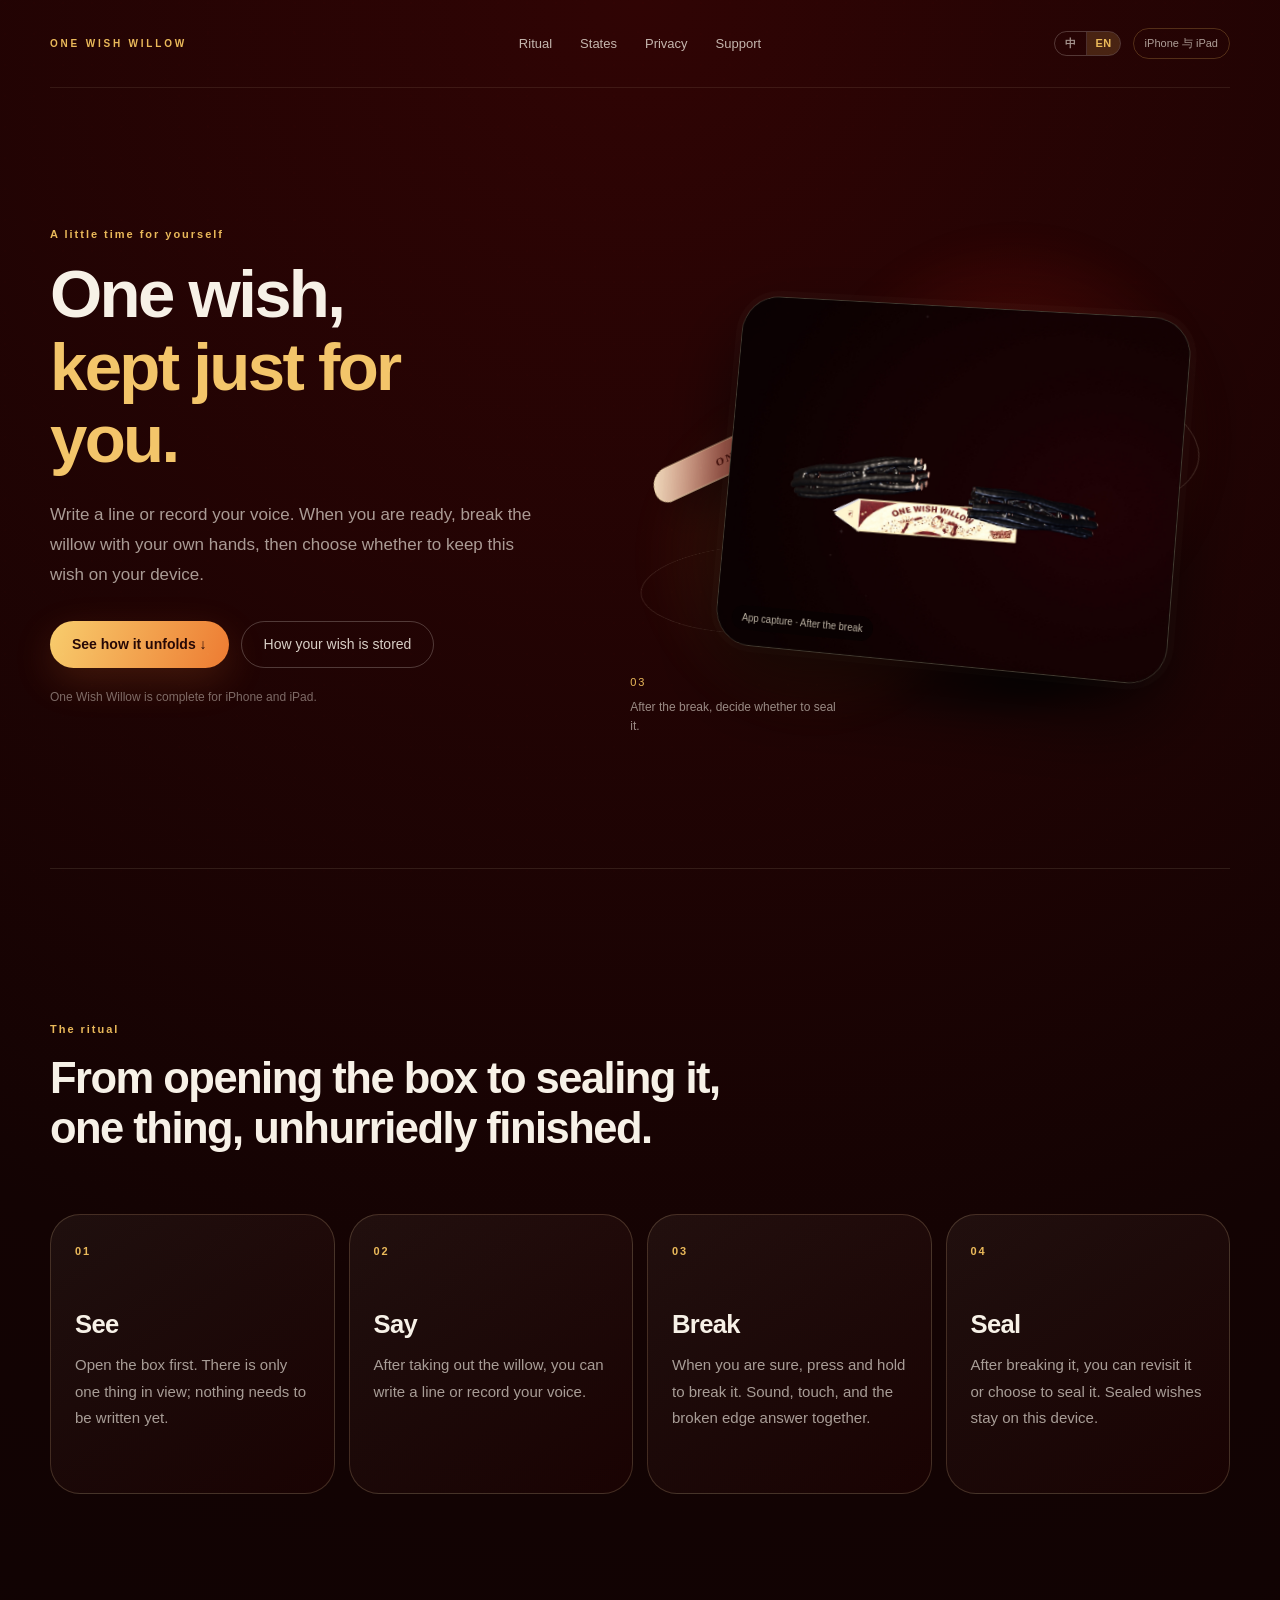
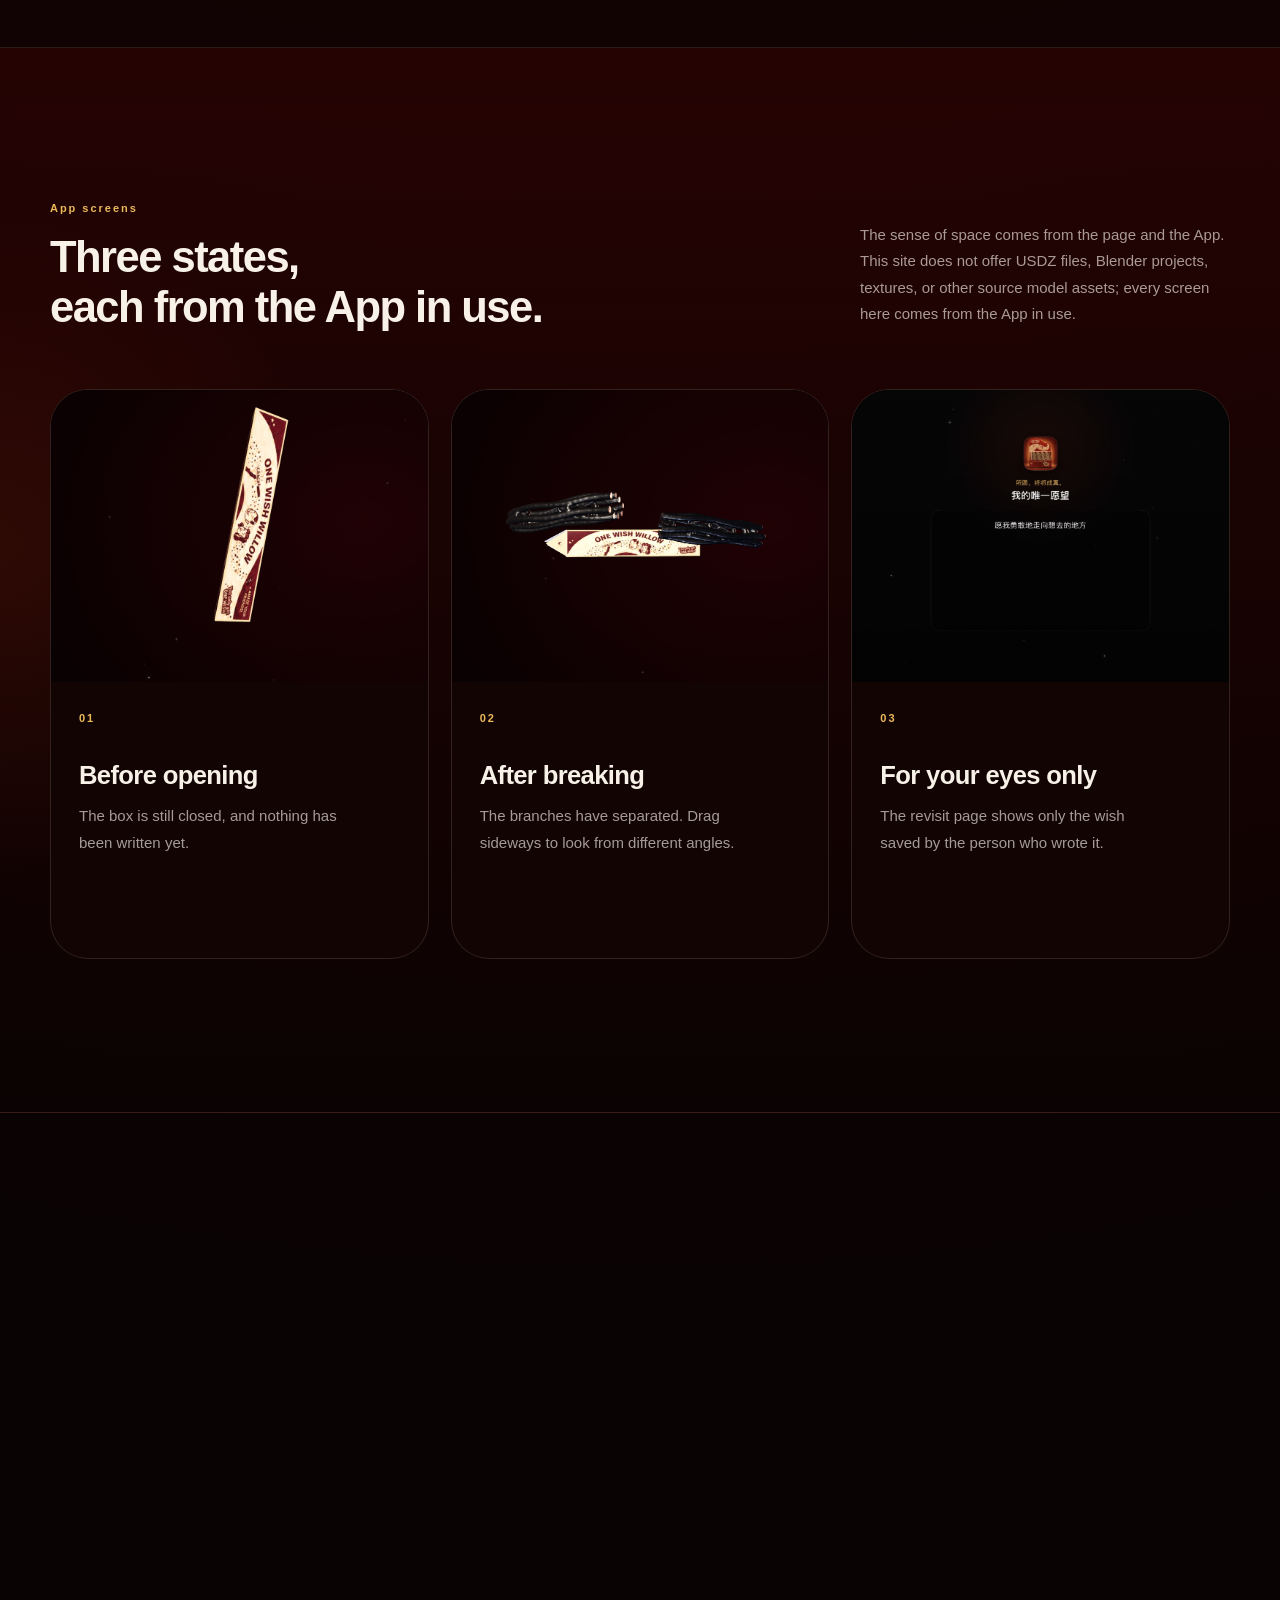
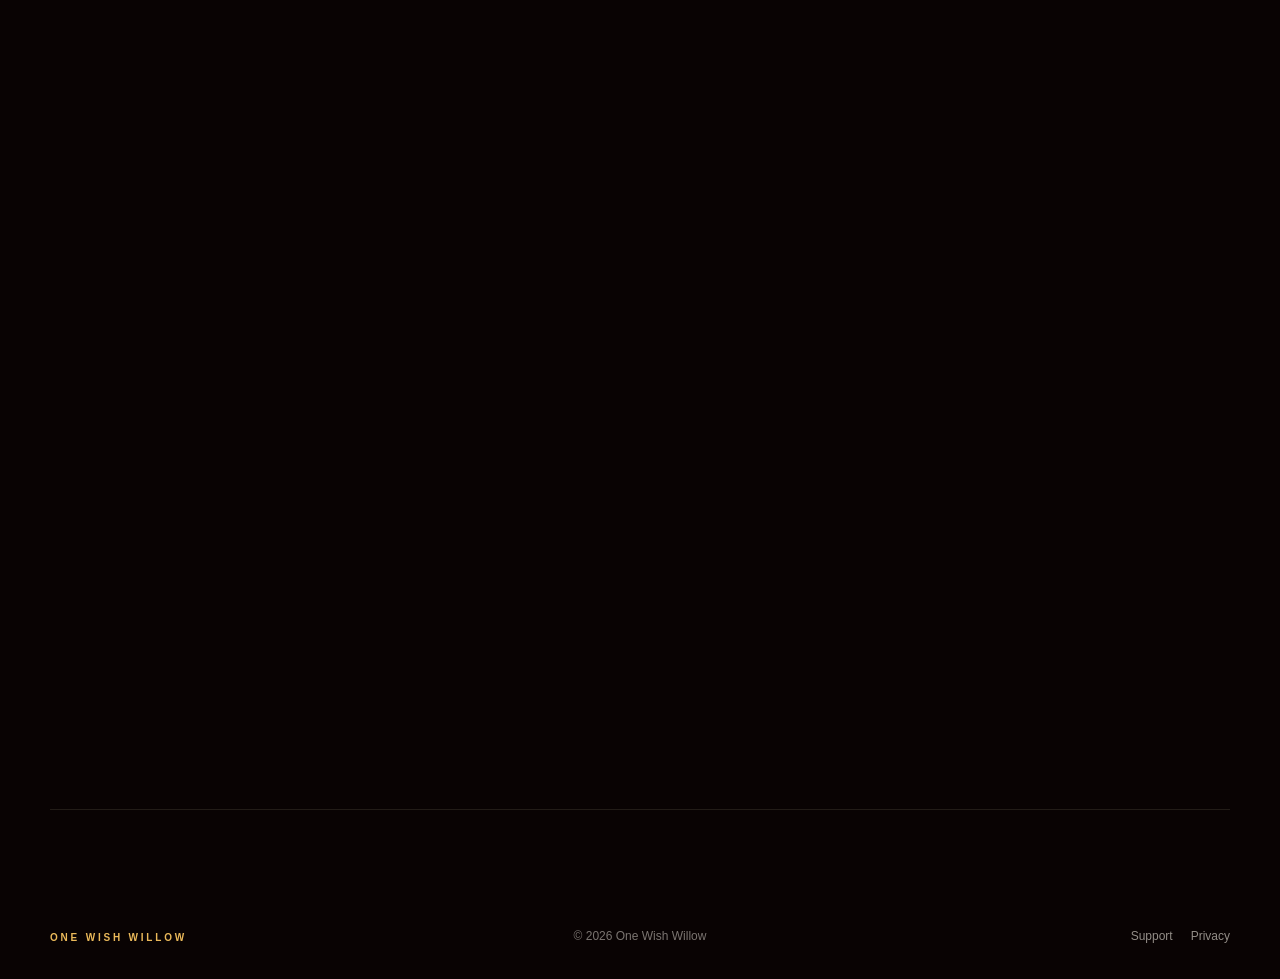
<file: index.html>
<!doctype html>
<html lang="zh-CN" data-page="home">
<head>
  <meta charset="utf-8">
  <meta name="viewport" content="width=device-width, initial-scale=1">
  <meta name="description" data-i18n-content="meta.description" content="One Wish Willow（许愿柳）是一段可以被看见、写下、掰断并封存的个人仪式。">
  <meta name="theme-color" content="#140505">
  <link rel="icon" type="image/png" href="/assets/favicon.png">
  <link rel="canonical" href="https://onewishwillow.formyweblym.top/">
  <link rel="stylesheet" href="/assets/site.css?v=20260718-rounded-2">
  <title data-i18n="meta.title">许愿柳｜One Wish Willow</title>
  <meta property="og:type" content="website">
  <meta property="og:title" data-i18n-content="meta.title" content="许愿柳｜One Wish Willow">
  <meta property="og:description" data-i18n-content="meta.ogDescription" content="一愿，只留给自己。">
  <meta property="og:url" content="https://onewishwillow.formyweblym.top/">
</head>
<body>
  <a class="skip-link" href="#main" data-i18n="common.skipToContent">跳到正文</a>
  <div class="page-noise" aria-hidden="true"></div>

  <header class="site-header shell">
    <a class="brand" href="/" aria-label="许愿柳首页" data-i18n-aria-label="common.homeAria">
      <span class="brand-en">ONE WISH WILLOW</span>
      <span class="brand-cn">许愿柳</span>
    </a>
    <nav aria-label="页面导航" data-i18n-aria-label="common.navigationAria">
      <a href="#ritual" data-i18n="nav.ritual">仪式</a>
      <a href="#states" data-i18n="nav.states">状态</a>
      <a href="#privacy" data-i18n="nav.privacy">隐私</a>
      <a href="/support/" data-i18n="nav.support">支持</a>
    </nav>
    <div class="header-actions">
      <div class="language-switch" role="group" aria-label="语言" data-i18n-aria-label="common.languageAria">
        <button type="button" data-language="zh-CN" aria-pressed="true">中</button>
        <button type="button" data-language="en" aria-pressed="false">EN</button>
      </div>
      <span class="site-status">iPhone 与 iPad</span>
    </div>
  </header>

  <main id="main">
    <section class="hero shell" aria-labelledby="hero-title">
      <div class="hero-copy" data-reveal>
        <p class="eyebrow" data-i18n="hero.eyebrow">给自己留一点时间</p>
        <h1 id="hero-title" data-i18n-html="hero.title">一愿，<br><em>只留给自己。</em></h1>
        <p class="hero-lead" data-i18n="hero.lead">写下一句话，或者录一段声音。等你准备好了，再亲手掰断许愿柳，决定要不要把这一愿留在设备里。</p>
        <div class="hero-actions">
          <a class="button button-primary" href="#ritual" data-i18n="hero.primaryAction">看看它如何发生 ↓</a>
          <a class="button button-quiet" href="#privacy" data-i18n="hero.secondaryAction">了解保存方式</a>
        </div>
        <p class="availability" data-i18n="hero.availability">许愿柳已完成，适用于 iPhone 与 iPad。</p>
      </div>

      <div class="hero-stage" data-stage data-reveal aria-label="许愿柳在 iPad 上的真实 App 界面" data-i18n-aria-label="hero.stageAria">
        <div class="stage-aura aura-one" aria-hidden="true"></div>
        <div class="stage-aura aura-two" aria-hidden="true"></div>
        <div class="paper-orbit orbit-one" aria-hidden="true"></div>
        <div class="paper-orbit orbit-two" aria-hidden="true"></div>
        <div class="paper-strip" aria-hidden="true"><span>ONE WISH WILLOW</span></div>
        <div class="device-shadow" aria-hidden="true"></div>
        <figure class="app-frame hero-frame">
          <img src="/assets/app-broken-detail.jpg" alt="许愿柳 App 掰断后的运行状态细节：分开的枝条与许愿盒停在深红背景中。" data-i18n-alt="hero.imageAlt" width="2064" height="1800">
          <figcaption data-i18n="hero.caption">真实 App 运行截图 · 掰断后细节</figcaption>
        </figure>
        <p class="stage-note"><span>03</span> <span data-i18n="hero.stageNote">掰断以后，再决定是否封存。</span></p>
      </div>
    </section>

    <section class="manifesto shell" id="ritual" aria-labelledby="ritual-title">
      <div class="section-heading" data-reveal>
        <p class="eyebrow" data-i18n="ritual.eyebrow">使用过程</p>
        <h2 id="ritual-title" data-i18n-html="ritual.title">从打开盒子到封存，<br>一件事慢慢做完。</h2>
      </div>
      <div class="ritual-grid">
        <article class="ritual-step" data-reveal>
          <span class="step-number">01</span>
          <h3 data-i18n="ritual.one.title">看见</h3>
          <p data-i18n="ritual.one.body">先打开盒子。画面里只有这一件事，不需要先填写任何内容。</p>
        </article>
        <article class="ritual-step" data-reveal>
          <span class="step-number">02</span>
          <h3 data-i18n="ritual.two.title">说出</h3>
          <p data-i18n="ritual.two.body">取出许愿柳后，可以写下一句话，也可以录一段声音。</p>
        </article>
        <article class="ritual-step" data-reveal>
          <span class="step-number">03</span>
          <h3 data-i18n="ritual.three.title">掰断</h3>
          <p data-i18n="ritual.three.body">确认后长按掰断。声音、触觉和断面会一起回应这一步。</p>
        </article>
        <article class="ritual-step" data-reveal>
          <span class="step-number">04</span>
          <h3 data-i18n="ritual.four.title">封存</h3>
          <p data-i18n="ritual.four.body">掰断后可以回看，也可以主动封存。封存内容只保存在这台设备上。</p>
        </article>
      </div>
    </section>

    <section class="state-section" id="states" aria-labelledby="states-title">
      <div class="shell">
        <div class="section-heading split-heading" data-reveal>
          <div>
            <p class="eyebrow" data-i18n="states.eyebrow">App 运行画面</p>
            <h2 id="states-title" data-i18n-html="states.title">三种状态，<br>都来自实际运行。</h2>
          </div>
          <p data-i18n="states.lead">页面的空间感由 CSS 和 App 画面完成。公开站点不提供 USDZ、Blender 工程、纹理或其他原始模型文件；这里的屏幕画面都来自实际运行。</p>
        </div>

        <div class="state-cards">
          <article class="state-card state-card-waiting" data-reveal>
            <div class="state-copy">
              <span class="step-number">01</span>
              <h3 data-i18n="states.one.title">还没有打开</h3>
              <p data-i18n="states.one.body">盒子还没打开，内容也还没有开始填写。</p>
            </div>
            <figure class="app-frame state-frame">
              <img src="/assets/app-awaiting.jpg" alt="未开盒的许愿柳 App 画面。" data-i18n-alt="states.one.alt" width="2064" height="2752" loading="lazy">
            </figure>
          </article>

          <article class="state-card state-card-broken" data-reveal>
            <div class="state-copy">
              <span class="step-number">02</span>
              <h3 data-i18n="states.two.title">已经掰断</h3>
              <p data-i18n="states.two.body">枝条已经分开。你可以水平拖动，从不同角度查看。</p>
            </div>
            <figure class="app-frame state-frame">
              <img src="/assets/app-broken.jpg" alt="许愿柳已经掰断后的 App 画面，左右两段枝条与许愿盒分离。" data-i18n-alt="states.two.alt" width="2064" height="2752" loading="lazy">
            </figure>
          </article>

          <article class="state-card state-card-archive" data-reveal>
            <div class="state-copy">
              <span class="step-number">03</span>
              <h3 data-i18n="states.three.title">只给自己回看</h3>
              <p data-i18n="states.three.body">回看页只显示写下这一愿的人自己保存的内容。</p>
            </div>
            <figure class="app-frame state-frame">
              <img src="/assets/app-archive.jpg" alt="许愿柳 App 的愿望回看页面，展示一段已写下的愿望。" data-i18n-alt="states.three.alt" width="2064" height="2752" loading="lazy">
            </figure>
          </article>
        </div>
      </div>
    </section>

    <section class="privacy-section shell" id="privacy" aria-labelledby="privacy-title">
      <div class="privacy-panel" data-reveal>
        <div class="privacy-symbol" aria-hidden="true">一</div>
        <p class="eyebrow" data-i18n="privacy.eyebrow">保存方式</p>
        <h2 id="privacy-title" data-i18n="privacy.title">愿望，只留在你的设备里。</h2>
        <p data-i18n="privacy.body">没有封存的内容只保留在这次使用中。你选择封存后，它会保存到本机；当前版本不使用 iCloud。卸载 App 后，本地沙盒里的内容会随应用一起清除。</p>
        <div class="privacy-facts" role="list">
          <span role="listitem" data-i18n="privacy.factOne">不公开 3D 原始资产</span>
          <span role="listitem" data-i18n="privacy.factTwo">不把愿望同步到 iCloud</span>
          <span role="listitem" data-i18n="privacy.factThree">封存由你主动决定</span>
        </div>
        <a class="text-link" href="/privacy/" data-i18n="privacy.link">阅读产品隐私说明 →</a>
      </div>
    </section>

    <section class="closing shell" aria-labelledby="closing-title">
      <h2 id="closing-title" data-reveal data-i18n="closing.title">有些话，只需要自己记得。</h2>
      <p data-reveal data-i18n="closing.body">许愿柳是一段完整、安静的个人体验。</p>
    </section>
  </main>

  <footer class="site-footer shell">
    <a class="brand" href="/" aria-label="许愿柳首页" data-i18n-aria-label="common.homeAria">
      <span class="brand-en">ONE WISH WILLOW</span>
      <span class="brand-cn">许愿柳</span>
    </a>
    <p>© <span data-year>2026</span> One Wish Willow</p>
    <div class="footer-links">
      <a href="/support/" data-i18n="footer.support">使用支持</a>
      <a href="/privacy/" data-i18n="footer.privacy">隐私说明</a>
    </div>
  </footer>

  <script src="/assets/site.js"></script>
</body>
</html>
</file>
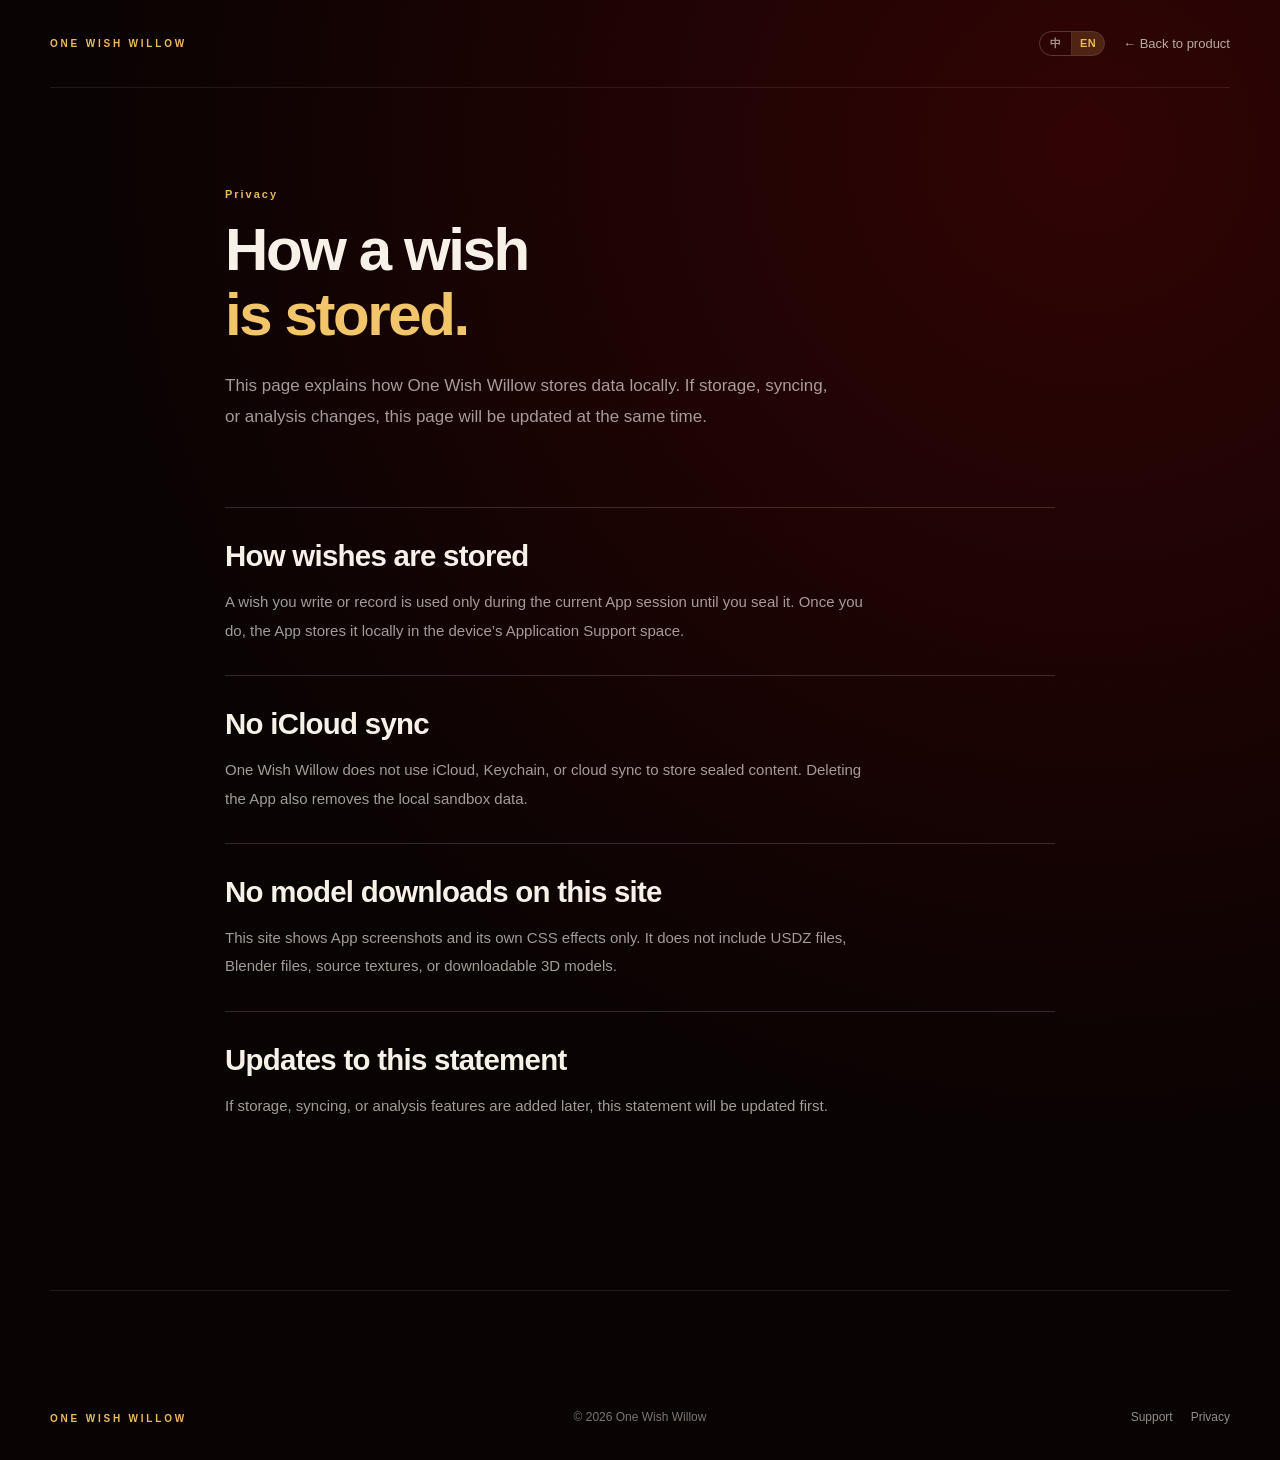
<file: privacy/index.html>
<!doctype html>
<html lang="zh-CN" data-page="privacy">
<head>
  <meta charset="utf-8">
  <meta name="viewport" content="width=device-width, initial-scale=1">
  <meta name="description" data-i18n-content="meta.description" content="许愿柳的本地保存与隐私说明。">
  <meta name="theme-color" content="#140505">
  <link rel="icon" type="image/png" href="/assets/favicon.png">
  <link rel="canonical" href="https://onewishwillow.formyweblym.top/privacy/">
  <link rel="stylesheet" href="/assets/site.css?v=20260718-rounded-2">
  <title data-i18n="meta.title">隐私说明｜许愿柳</title>
</head>
<body class="inner-page">
  <a class="skip-link" href="#main" data-i18n="common.skipToContent">跳到正文</a>
  <div class="page-noise" aria-hidden="true"></div>
  <header class="site-header shell">
    <a class="brand" href="/" aria-label="许愿柳首页" data-i18n-aria-label="common.homeAria">
      <span class="brand-en">ONE WISH WILLOW</span>
      <span class="brand-cn">许愿柳</span>
    </a>
    <div class="inner-actions">
      <div class="language-switch" role="group" aria-label="语言" data-i18n-aria-label="common.languageAria">
        <button type="button" data-language="zh-CN" aria-pressed="true">中</button>
        <button type="button" data-language="en" aria-pressed="false">EN</button>
      </div>
      <a class="back-link" href="/" data-i18n="common.backToProduct">← 返回产品页</a>
    </div>
  </header>

  <main id="main" class="policy shell">
    <p class="eyebrow" data-i18n="privacyPage.eyebrow">隐私说明</p>
    <h1 data-i18n-html="privacyPage.title">这一愿，<em>怎么保存。</em></h1>
    <p class="policy-lead" data-i18n="privacyPage.lead">这里说明许愿柳的本地保存方式。保存、同步或分析功能发生变化时，会同步更新本页。</p>

    <section>
      <h2 data-i18n="privacyPage.storage.title">愿望的保存方式</h2>
      <p data-i18n="privacyPage.storage.body">你写下或录下的愿望，在未封存之前只用于当前这次 App 运行。选择封存后，App 才会把这条内容存到设备本地的 Application Support 空间。</p>
    </section>
    <section>
      <h2 data-i18n="privacyPage.sync.title">不同步到 iCloud</h2>
      <p data-i18n="privacyPage.sync.body">许愿柳不使用 iCloud、Keychain 或云端同步来保存封存内容。删除 App 后，本地沙盒里的内容会一并清除。</p>
    </section>
    <section>
      <h2 data-i18n="privacyPage.assets.title">网站不提供模型下载</h2>
      <p data-i18n="privacyPage.assets.body">本网站只展示真实 App 截图和网页自身的 CSS 效果，不包含 USDZ、Blender 文件、原始贴图或可下载的 3D 模型。</p>
    </section>
    <section>
      <h2 data-i18n="privacyPage.updates.title">说明更新</h2>
      <p data-i18n="privacyPage.updates.body">以后若加入新的保存、同步或分析功能，会先更新这份说明。</p>
    </section>
  </main>

  <footer class="site-footer shell">
    <a class="brand" href="/" aria-label="许愿柳首页" data-i18n-aria-label="common.homeAria">
      <span class="brand-en">ONE WISH WILLOW</span>
      <span class="brand-cn">许愿柳</span>
    </a>
    <p>© <span data-year>2026</span> One Wish Willow</p>
    <div class="footer-links">
      <a href="/support/" data-i18n="footer.support">使用支持</a>
      <a href="/privacy/" data-i18n="footer.privacy">隐私说明</a>
    </div>
  </footer>
  <script src="/assets/site.js"></script>
</body>
</html>
</file>
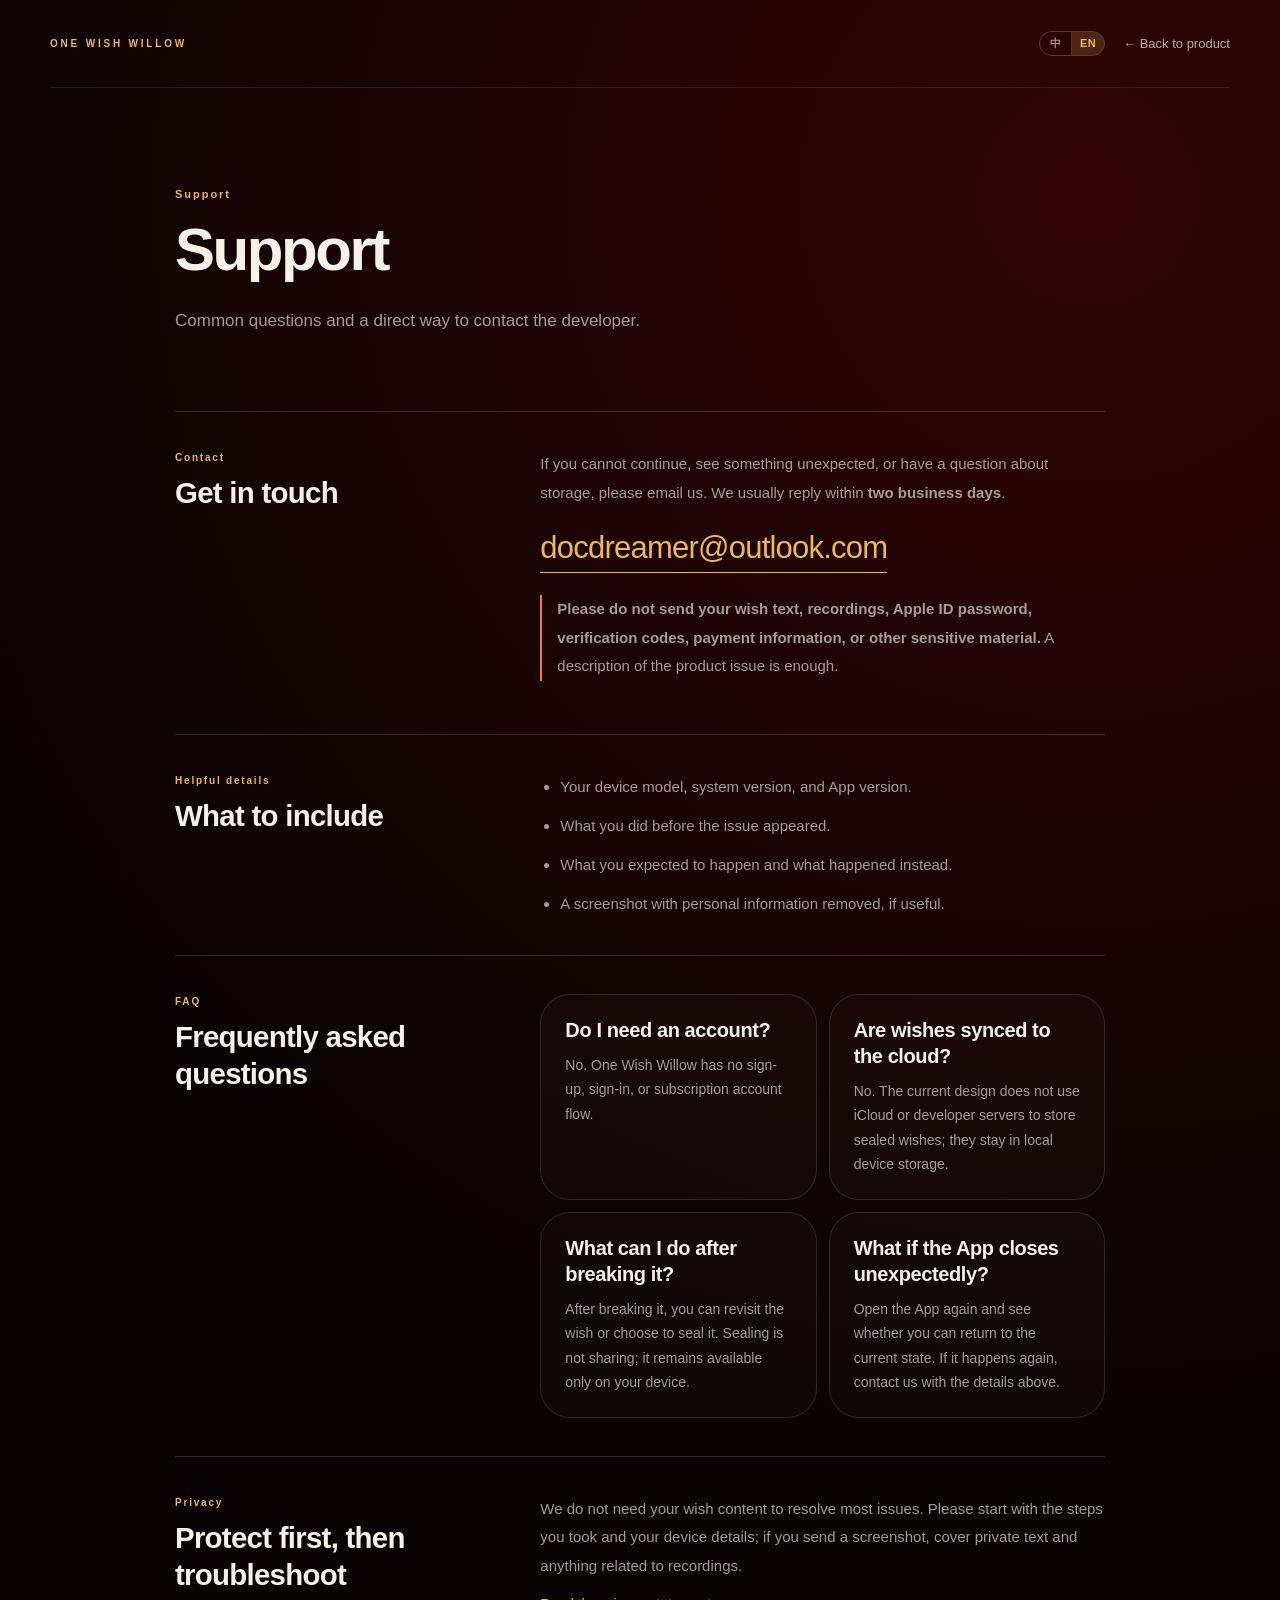
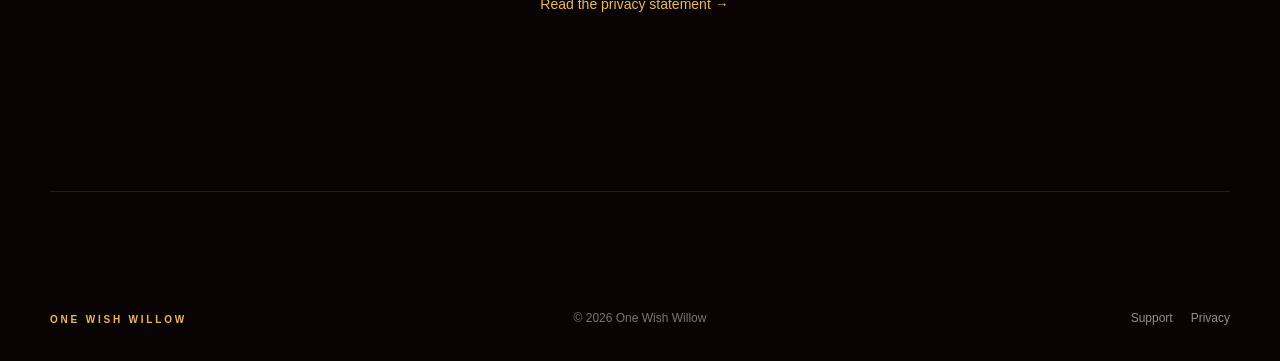
<file: support/index.html>
<!doctype html>
<html lang="zh-CN" data-page="support">
<head>
  <meta charset="utf-8">
  <meta name="viewport" content="width=device-width, initial-scale=1">
  <meta name="description" data-i18n-content="meta.description" content="许愿柳的使用支持、常见问题和联系开发者方式。">
  <meta name="theme-color" content="#140505">
  <link rel="icon" type="image/png" href="/assets/favicon.png">
  <link rel="canonical" href="https://onewishwillow.formyweblym.top/support/">
  <link rel="stylesheet" href="/assets/site.css?v=20260718-rounded-2">
  <title data-i18n="meta.title">使用支持｜许愿柳</title>
</head>
<body class="inner-page">
  <a class="skip-link" href="#main" data-i18n="common.skipToContent">跳到正文</a>
  <div class="page-noise" aria-hidden="true"></div>
  <header class="site-header shell">
    <a class="brand" href="/" aria-label="许愿柳首页" data-i18n-aria-label="common.homeAria">
      <span class="brand-en">ONE WISH WILLOW</span>
      <span class="brand-cn">许愿柳</span>
    </a>
    <div class="inner-actions">
      <div class="language-switch" role="group" aria-label="语言" data-i18n-aria-label="common.languageAria">
        <button type="button" data-language="zh-CN" aria-pressed="true">中</button>
        <button type="button" data-language="en" aria-pressed="false">EN</button>
      </div>
      <a class="back-link" href="/" data-i18n="common.backToProduct">← 返回产品页</a>
    </div>
  </header>

  <main id="main" class="support shell">
    <p class="eyebrow" data-i18n="support.eyebrow">使用支持</p>
    <h1 data-i18n="support.title">使用支持</h1>
    <p class="policy-lead" data-i18n="support.lead">这里汇总使用时常见的问题，以及联系开发者支持的方式。</p>

    <section class="support-section" aria-labelledby="contact-title">
      <div>
        <p class="section-kicker" data-i18n="support.contact.kicker">联系支持</p>
        <h2 id="contact-title" data-i18n="support.contact.title">联系支持</h2>
      </div>
      <div>
        <p data-i18n-html="support.contact.body">遇到无法继续、画面异常或对保存方式有疑问时，请发送邮件。我们通常会在 <strong>2 个工作日内</strong>回复。</p>
        <a class="support-email" href="mailto:docdreamer@outlook.com?subject=%E8%AE%B8%E6%84%BF%E6%9F%B3%20%E4%BD%BF%E7%94%A8%E6%94%AF%E6%8C%81">docdreamer@outlook.com</a>
        <p class="support-note" data-i18n-html="support.contact.note"><strong>请勿发送愿望原文、录音、Apple ID 密码、验证码、支付信息或其他敏感内容。</strong>支持请求只需要描述产品问题。</p>
      </div>
    </section>

    <section class="support-section" aria-labelledby="include-title">
      <div>
        <p class="section-kicker" data-i18n="support.details.kicker">问题信息</p>
        <h2 id="include-title" data-i18n="support.details.title">邮件里写什么</h2>
      </div>
      <div>
        <ul class="support-list">
          <li data-i18n="support.details.one">设备型号、系统版本和 App 版本。</li>
          <li data-i18n="support.details.two">问题出现前，你完成了哪些操作。</li>
          <li data-i18n="support.details.three">你预期看到的结果，以及实际发生了什么。</li>
          <li data-i18n="support.details.four">必要时附上一张不含个人信息的截图。</li>
        </ul>
      </div>
    </section>

    <section class="support-section" aria-labelledby="faq-title">
      <div>
        <p class="section-kicker" data-i18n="support.faq.kicker">常见问题</p>
        <h2 id="faq-title" data-i18n="support.faq.title">常见问题</h2>
      </div>
      <div class="support-faq">
        <article>
          <h3 data-i18n="support.faq.one.question">需要创建账号吗？</h3>
          <p data-i18n="support.faq.one.answer">不需要。许愿柳没有注册、登录或订阅账号流程。</p>
        </article>
        <article>
          <h3 data-i18n="support.faq.two.question">愿望会同步到云端吗？</h3>
          <p data-i18n="support.faq.two.answer">不会。当前设计不使用 iCloud 或开发者服务器来保存封存愿望；它只留在这台设备的本地空间。</p>
        </article>
        <article>
          <h3 data-i18n="support.faq.three.question">掰断以后还能做什么？</h3>
          <p data-i18n="support.faq.three.answer">掰断后可以回看这一愿，也可以主动选择封存。封存不是分享，仍然只由你在本机回看。</p>
        </article>
        <article>
          <h3 data-i18n="support.faq.four.question">App 意外退出怎么办？</h3>
          <p data-i18n="support.faq.four.answer">先重新打开 App 并观察是否能回到当前状态；若问题重复出现，请按上面的信息清单联系我们。</p>
        </article>
      </div>
    </section>

    <section class="support-section" aria-labelledby="privacy-title">
      <div>
        <p class="section-kicker" data-i18n="support.privacy.kicker">隐私</p>
        <h2 id="privacy-title" data-i18n="support.privacy.title">先保护再排查</h2>
      </div>
      <div>
        <p data-i18n="support.privacy.body">我们不需要你的愿望内容就能处理大多数问题。请优先提供操作步骤与环境信息；如要发送截图，先遮住任何私人文字或录音相关信息。</p>
        <a class="text-link" href="/privacy/" data-i18n="privacy.link">阅读产品隐私说明 →</a>
      </div>
    </section>
  </main>

  <footer class="site-footer shell">
    <a class="brand" href="/" aria-label="许愿柳首页" data-i18n-aria-label="common.homeAria">
      <span class="brand-en">ONE WISH WILLOW</span>
      <span class="brand-cn">许愿柳</span>
    </a>
    <p>© <span data-year>2026</span> One Wish Willow</p>
    <div class="footer-links">
      <a href="/support/" data-i18n="footer.support">使用支持</a>
      <a href="/privacy/" data-i18n="footer.privacy">隐私说明</a>
    </div>
  </footer>
  <script src="/assets/site.js"></script>
</body>
</html>
</file>
<file: assets/site.css>
:root {
  color-scheme: dark;
  --ink: #f7f1e7;
  --muted: rgba(247, 241, 231, .64);
  --faint: rgba(247, 241, 231, .13);
  --line: rgba(251, 222, 165, .18);
  --gold: #eab95a;
  --orange: #f07b31;
  --wine: #330606;
  --night: #090303;
  --paper: #f5e8c8;
  --shell: min(1180px, calc(100vw - 48px));
  --radius-control: 999px;
  --radius-card: 30px;
  --radius-panel: 38px;
  --title-1: clamp(48px, 5.25vw, 68px);
  --title-2: clamp(32px, 3.4vw, 46px);
  --title-3: clamp(21px, 2vw, 27px);
  font-family: -apple-system, BlinkMacSystemFont, "SF Pro Display", "PingFang SC", "Hiragino Sans GB", "Microsoft YaHei", sans-serif;
}

* { box-sizing: border-box; }
html { scroll-behavior: smooth; background: var(--night); }
body { margin: 0; min-width: 320px; overflow-x: clip; color: var(--ink); background: radial-gradient(circle at 50% 0%, #300404 0, #130303 32%, #090303 72%); }
body::before { content: ""; position: fixed; inset: 0; pointer-events: none; background: linear-gradient(90deg, rgba(255,255,255,.012) 1px, transparent 1px), linear-gradient(rgba(255,255,255,.01) 1px, transparent 1px); background-size: 72px 72px; mask-image: linear-gradient(#000, transparent 70%); opacity: .35; }
a { color: inherit; text-decoration: none; }
img { display: block; max-width: 100%; }
.shell { width: var(--shell); margin-inline: auto; }
.page-noise { position: fixed; z-index: 5; inset: 0; pointer-events: none; opacity: .16; mix-blend-mode: soft-light; background-image: radial-gradient(circle at 18% 9%, rgba(255,255,255,.20) 0 1px, transparent 1.2px), radial-gradient(circle at 84% 68%, rgba(255,212,145,.16) 0 1px, transparent 1.2px); background-size: 29px 31px, 43px 47px; }

.skip-link { position: fixed; left: 16px; top: -60px; z-index: 20; border-radius: var(--radius-control); padding: 10px 14px; background: var(--paper); color: #1b0604; transition: top .2s; }
.skip-link:focus { top: 16px; }
.site-header { position: relative; z-index: 6; display: grid; grid-template-columns: 1fr auto 1fr; align-items: center; min-height: 88px; border-bottom: 1px solid rgba(255, 238, 197, .09); }
.brand { display: inline-flex; width: fit-content; flex-direction: column; gap: 4px; }
.brand-en { color: var(--gold); font-size: 10px; font-weight: 800; letter-spacing: .28em; }
.brand-cn { font-family: ui-serif, "Songti SC", "STSong", serif; color: var(--ink); font-size: 23px; font-weight: 700; letter-spacing: .03em; }
html[data-language="en"] .brand { gap: 0; }
html[data-language="en"] .brand-cn { display: none; }
nav { display: flex; align-items: center; gap: 28px; font-size: 13px; color: rgba(247,241,231,.75); }
nav a { transition: color .2s; }
nav a:hover, .text-link:hover, .back-link:hover { color: var(--gold); }
.header-actions, .inner-actions { justify-self: end; display: flex; align-items: center; gap: 12px; }
.language-switch { display: inline-flex; overflow: hidden; border: 1px solid rgba(247,241,231,.22); border-radius: var(--radius-control); }
.language-switch button { min-width: 32px; border: 0; border-right: 1px solid rgba(247,241,231,.18); padding: 6px 8px; background: transparent; color: rgba(247,241,231,.6); font: 700 11px/1 -apple-system, BlinkMacSystemFont, "SF Pro Text", "PingFang SC", sans-serif; letter-spacing: .04em; cursor: pointer; transition: background .2s ease, color .2s ease; }
.language-switch button:last-child { border-right: 0; }
.language-switch button:hover { color: var(--ink); }
.language-switch button[aria-pressed="true"] { background: rgba(234,185,90,.18); color: var(--gold); }
.language-switch button:focus-visible { position: relative; z-index: 1; outline: 2px solid var(--gold); outline-offset: -2px; }
.site-status { justify-self: end; border: 1px solid rgba(234,185,90,.24); border-radius: var(--radius-control); padding: 7px 11px; color: rgba(247,241,231,.65); font-size: 11px; }

.hero { position: relative; display: grid; grid-template-columns: minmax(0, .9fr) minmax(440px, 1.1fr); min-height: min(780px, calc(100vh - 88px)); align-items: center; gap: clamp(40px, 7vw, 110px); padding-block: 60px 84px; }
.hero-copy { position: relative; z-index: 2; padding-block: 34px; }
.eyebrow { margin: 0 0 18px; color: var(--gold); font-size: 11px; font-weight: 750; letter-spacing: .18em; }
h1, h2, h3, p { margin-top: 0; }
h1 { max-width: 650px; margin-bottom: 24px; font-size: var(--title-1); font-weight: 700; letter-spacing: -.04em; line-height: 1.08; }
h1 em, h2 em { color: #f3c56a; font-style: normal; }
.hero-lead { max-width: 510px; color: var(--muted); font-size: 17px; line-height: 1.76; }
.hero-actions { display: flex; flex-wrap: wrap; gap: 12px; margin-top: 31px; }
.button { display: inline-flex; align-items: center; justify-content: center; min-height: 47px; padding: 0 22px; border-radius: var(--radius-control); font-size: 14px; transition: transform .22s ease, background .22s ease, border-color .22s ease; }
.button:hover { transform: translateY(-2px); }
.button-primary { gap: 18px; background: linear-gradient(110deg, #f8cd6d, #ed7b32); box-shadow: 0 13px 38px rgba(237, 123, 50, .18); color: #270806; font-weight: 750; }
.button-primary span { font-size: 18px; }
.button-quiet { border: 1px solid rgba(247,241,231,.23); color: rgba(247,241,231,.86); }
.availability { margin: 22px 0 0; color: rgba(247,241,231,.43); font-size: 12px; }

.hero-stage { position: relative; min-height: 610px; perspective: 1800px; isolation: isolate; }
.app-frame { overflow: hidden; border: 1px solid rgba(255,235,194,.24); border-radius: var(--radius-card); background: #060202; box-shadow: 0 35px 80px rgba(0,0,0,.62), 0 0 0 6px rgba(255,238,214,.025); }
.hero-frame { position: absolute; z-index: 3; width: min(460px, 60vw); aspect-ratio: 1.28; right: 2%; top: 128px; border-radius: var(--radius-panel); transform: rotateX(4deg) rotateY(-12deg) rotateZ(5deg) translateZ(0); transform-style: preserve-3d; transition: transform .5s cubic-bezier(.2,.7,.2,1); }
.hero-frame img { width: 100%; height: 100%; aspect-ratio: auto; object-fit: cover; object-position: center 66%; }
.hero-stage:hover .hero-frame { transform: rotateX(1deg) rotateY(-3deg) rotateZ(1deg) translateY(-8px); }
.app-frame img { width: 100%; aspect-ratio: 3 / 4; object-fit: cover; object-position: center; }
.hero-frame::after { content: ""; position: absolute; inset: 14px -12px -16px 14px; z-index: -1; border-radius: inherit; background: linear-gradient(130deg, rgba(234,185,90,.18), rgba(96,4,4,.12)); filter: blur(16px); transform: translateZ(-10px); }
.hero-frame figcaption { position: absolute; left: 16px; bottom: 15px; margin: 0; border-radius: var(--radius-control); padding: 7px 11px; background: rgba(8,2,2,.72); backdrop-filter: blur(10px); color: rgba(255,245,224,.72); font-size: 10px; }
.stage-aura { position: absolute; z-index: -1; border-radius: 50%; filter: blur(12px); }
.aura-one { width: 430px; height: 430px; right: 0; top: 62px; background: radial-gradient(circle, rgba(153, 16, 8, .55), transparent 67%); }
.aura-two { width: 390px; height: 350px; bottom: 40px; left: -10px; background: radial-gradient(circle, rgba(234, 143, 42, .18), transparent 66%); }
.device-shadow { position: absolute; z-index: 1; width: 310px; height: 82px; right: 7%; bottom: 52px; border-radius: 50%; background: radial-gradient(ellipse, rgba(0,0,0,.85), transparent 70%); filter: blur(12px); transform: rotate(-5deg); }
.paper-orbit { position: absolute; z-index: 0; border: 1px solid rgba(245,232,200,.22); transform-style: preserve-3d; }
.orbit-one { width: 370px; height: 370px; right: 5%; top: 95px; border-radius: 47% 53% 44% 56% / 48% 43% 57% 52%; transform: rotateX(66deg) rotateZ(-24deg); }
.orbit-two { width: 250px; height: 250px; left: 2%; bottom: 60px; border-radius: 50%; transform: rotateX(73deg) rotateZ(30deg); opacity: .62; }
.paper-strip { position: absolute; z-index: 2; left: 2%; top: 42%; width: 270px; border: 1px solid rgba(247,226,177,.65); border-radius: 16px; padding: 10px 15px; background: linear-gradient(110deg, #f2dec0, #9e221a 47%, #f5dfbd); color: #50110c; font-family: ui-serif, serif; font-size: 11px; font-weight: 800; letter-spacing: .16em; text-align: center; transform: rotate(-25deg) skewX(-9deg); box-shadow: 15px 17px 35px rgba(0,0,0,.27); }
.stage-note { position: absolute; z-index: 4; left: 0; bottom: 23px; max-width: 210px; color: rgba(247,241,231,.57); font-size: 12px; line-height: 1.6; }
.stage-note > span:first-child { display: block; margin-bottom: 6px; color: var(--gold); font-size: 11px; letter-spacing: .18em; }

.manifesto, .state-section, .privacy-section, .closing { padding-block: clamp(90px, 12vw, 165px); }
.manifesto { border-top: 1px solid rgba(255,238,197,.1); }
.section-heading h2 { margin-bottom: 0; font-size: var(--title-2); font-weight: 700; letter-spacing: -.035em; line-height: 1.16; }
.ritual-grid { display: grid; grid-template-columns: repeat(4, 1fr); gap: 14px; margin-top: 60px; }
.ritual-step { min-height: 280px; border: 1px solid var(--line); border-radius: var(--radius-card); padding: 26px 24px; background: linear-gradient(145deg, rgba(255,245,222,.055), rgba(104,6,4,.09)); transition: transform .25s, border-color .25s, background .25s; }
.ritual-step:hover { border-color: rgba(234,185,90,.5); background: linear-gradient(145deg, rgba(255,245,222,.09), rgba(104,6,4,.16)); transform: translateY(-6px); }
.step-number { color: var(--gold); font-size: 11px; font-weight: 750; letter-spacing: .18em; }
.ritual-step h3, .state-copy h3 { margin: 50px 0 12px; font-size: var(--title-3); font-weight: 650; letter-spacing: -.025em; line-height: 1.24; }
.ritual-step p, .state-copy p, .split-heading > p { color: var(--muted); font-size: 15px; line-height: 1.76; }

.state-section { position: relative; background: linear-gradient(180deg, rgba(99,4,4,.25), rgba(9,3,3,0)); border-block: 1px solid rgba(255,238,197,.1); overflow: clip; }
.state-section::before { content: ""; position: absolute; width: 700px; height: 700px; left: -350px; top: 14%; border-radius: 50%; background: radial-gradient(circle, rgba(204,58,18,.12), transparent 68%); }
.split-heading { position: relative; display: grid; grid-template-columns: 1fr minmax(240px, 370px); align-items: end; gap: 36px; }
.split-heading > p { margin: 0 0 5px; }
.state-cards { display: grid; grid-template-columns: repeat(3, 1fr); gap: 22px; margin-top: 56px; }
.state-card { position: relative; display: flex; min-height: 570px; flex-direction: column; overflow: hidden; border: 1px solid rgba(255,238,197,.13); border-radius: var(--radius-panel); background: #130404; }
.state-copy { position: relative; z-index: 2; order: 1; padding: 26px 28px 32px; }
.state-copy h3 { margin-top: 34px; }
.state-copy p { max-width: 270px; }
.state-frame, .state-card-broken .state-frame, .state-card-archive .state-frame { position: relative; order: 0; width: 100%; height: 292px; min-height: 292px; left: auto; bottom: auto; margin: 0; border: none; border-radius: 0; box-shadow: inset 0 -1px 0 rgba(255,238,197,.13); transform: none; }
.state-frame img { width: 100%; height: 100%; aspect-ratio: auto; object-fit: cover; object-position: center 62%; transition: transform .45s ease; }
.state-card-broken .state-frame img { object-position: center 61%; }
.state-card-archive .state-frame img { object-position: center 58%; }
.state-card:hover .state-frame, .state-card-broken:hover .state-frame, .state-card-archive:hover .state-frame { transform: none; }
.state-card:hover .state-frame img { transform: scale(1.025); }

.privacy-section { padding-top: clamp(100px, 14vw, 190px); }
.privacy-panel { position: relative; overflow: hidden; border: 1px solid rgba(234,185,90,.23); border-radius: var(--radius-panel); padding: clamp(42px, 7vw, 90px); background: radial-gradient(circle at 100% 0%, rgba(156,24,11,.36), transparent 35%), linear-gradient(135deg, rgba(248,219,158,.11), rgba(42,4,4,.45)); }
.privacy-panel::before { content: ""; position: absolute; width: 230px; height: 230px; right: -56px; bottom: -70px; border: 1px solid rgba(234,185,90,.35); border-radius: 45% 55% 50% 50%; transform: rotate(35deg); }
.privacy-panel h2 { position: relative; max-width: 650px; margin-bottom: 20px; font-size: var(--title-2); font-weight: 700; letter-spacing: -.035em; line-height: 1.16; }
.privacy-panel > p:not(.eyebrow) { position: relative; max-width: 660px; color: rgba(247,241,231,.7); font-size: 16px; line-height: 1.9; }
.privacy-symbol { position: absolute; top: -50px; right: 7%; color: rgba(234,185,90,.13); font-family: ui-serif, serif; font-size: 290px; line-height: 1; }
.privacy-facts { position: relative; display: flex; flex-wrap: wrap; gap: 10px; margin: 34px 0; }
.privacy-facts span { border: 1px solid rgba(247,241,231,.24); border-radius: var(--radius-control); padding: 9px 14px; color: rgba(247,241,231,.82); font-size: 12px; }
.text-link { position: relative; display: inline-block; color: var(--gold); font-size: 14px; }

.closing { text-align: center; }
.closing .eyebrow { margin-bottom: 20px; }
.closing h2 { max-width: 860px; margin: 0 auto 20px; font-size: var(--title-2); font-weight: 700; letter-spacing: -.035em; line-height: 1.16; }
.closing > p:last-child { max-width: 530px; margin-inline: auto; color: var(--muted); font-size: 15px; line-height: 1.8; }
.site-footer { display: grid; grid-template-columns: 1fr auto 1fr; align-items: end; gap: 22px; min-height: 170px; border-top: 1px solid rgba(255,238,197,.1); padding-bottom: 36px; }
.site-footer p { margin: 0; color: rgba(247,241,231,.48); font-size: 12px; }
.footer-links { display: flex; justify-self: end; gap: 18px; color: rgba(247,241,231,.58); font-size: 12px; }
.footer-links a:hover { color: var(--gold); }

.inner-page { background: radial-gradient(circle at 85% 10%, #310404, #0a0303 58%); }
.inner-page .site-header { grid-template-columns: 1fr auto; }
.back-link { justify-self: end; color: rgba(247,241,231,.7); font-size: 13px; }
.inner-actions { gap: 18px; }
.policy { max-width: 830px; padding-block: 100px 140px; }
.policy h1 { max-width: 760px; margin-bottom: 22px; font-size: clamp(42px, 4.7vw, 60px); }
.policy-lead { max-width: 620px; margin-bottom: 75px; color: var(--muted); font-size: 17px; line-height: 1.85; }
.policy section { border-top: 1px solid var(--line); padding: 30px 0; }
.policy section h2 { margin-bottom: 13px; font-size: clamp(24px, 2.3vw, 30px); font-weight: 700; letter-spacing: -.025em; line-height: 1.25; }
.policy section p { max-width: 660px; margin-bottom: 0; color: var(--muted); font-size: 15px; line-height: 1.9; }

.support { max-width: 930px; padding-block: 100px 140px; }
.support > h1 { max-width: 810px; margin-bottom: 22px; font-size: clamp(42px, 4.7vw, 60px); }
.support-section { display: grid; grid-template-columns: minmax(180px, .47fr) 1fr; gap: clamp(30px, 8vw, 100px); border-top: 1px solid var(--line); padding: 38px 0; }
.support-section > div > p:not(.section-kicker) { max-width: 600px; color: var(--muted); font-size: 15px; line-height: 1.9; }
.section-kicker { margin: 2px 0 12px; color: var(--gold); font-size: 10px; font-weight: 800; letter-spacing: .18em; }
.support-section h2 { margin-bottom: 0; font-size: clamp(24px, 2.3vw, 30px); font-weight: 700; letter-spacing: -.025em; line-height: 1.25; }
.support-email { display: inline-block; margin: 8px 0 22px; border-bottom: 1px solid var(--gold); padding-bottom: 6px; color: var(--gold); font-size: clamp(22px, 3vw, 31px); letter-spacing: -.025em; }
.support-note { border-left: 2px solid var(--orange); padding-left: 15px; }
.support-list { display: grid; gap: 12px; margin: 0; padding-left: 20px; color: var(--muted); font-size: 15px; line-height: 1.8; }
.support-faq { display: grid; grid-template-columns: repeat(2, minmax(0, 1fr)); gap: 12px; }
.support-faq article { min-height: 174px; border: 1px solid rgba(255,238,197,.12); border-radius: var(--radius-card); padding: 22px 24px; background: rgba(255,245,222,.025); }
.support-faq h3 { margin-bottom: 10px; font-size: 20px; font-weight: 650; letter-spacing: -.02em; line-height: 1.3; }
.support-faq p { margin-bottom: 0; color: var(--muted); font-size: 14px; line-height: 1.75; }

[data-reveal] { opacity: 0; transform: translateY(20px); transition: opacity .7s ease, transform .7s cubic-bezier(.2,.7,.2,1); }
[data-reveal].is-visible { opacity: 1; transform: none; }

@media (max-width: 900px) {
  .site-header { grid-template-columns: 1fr auto; min-height: 88px; }
  .site-header nav { display: none; }
  .hero { grid-template-columns: 1fr; padding-top: 48px; }
  .hero-stage { min-height: 570px; }
  .hero-frame { right: 11%; }
  .ritual-grid { grid-template-columns: repeat(2, 1fr); }
  .state-cards { grid-template-columns: 1fr; }
  .state-card { min-height: 650px; }
  .state-card-broken { min-height: 640px; }
  .split-heading { grid-template-columns: 1fr; }
  .site-footer { grid-template-columns: 1fr auto; }
  .site-footer p { display: none; }
}

@media (max-width: 560px) {
  :root { --shell: min(100vw - 32px, 1180px); }
  .site-status { font-size: 10px; padding: 6px 8px; }
  .header-actions { gap: 8px; }
  .inner-actions { gap: 12px; }
  .back-link { font-size: 12px; }
  .hero { gap: 14px; min-height: auto; padding-block: 42px 70px; }
  h1 { font-size: clamp(44px, 12vw, 54px); line-height: 1.12; }
  .hero-lead { font-size: 15px; }
  .hero-stage { min-height: 520px; margin-inline: -5px; }
  .hero-frame { width: min(340px, 82vw); right: 4%; top: 80px; }
  .paper-strip { left: -5px; width: 210px; font-size: 9px; }
  .stage-note { left: 5px; bottom: 5px; }
  .orbit-one { width: 310px; height: 310px; }
  .ritual-grid { grid-template-columns: 1fr; }
  .ritual-step { min-height: 210px; }
  .ritual-step h3 { margin-top: 30px; }
  .state-card { min-height: 600px; }
  .state-copy { padding: 24px 22px 8px; }
  .state-copy h3 { margin-top: 24px; }
  .state-card-broken { min-height: 570px; }
  .privacy-panel { margin-inline: -3px; }
  .site-footer { min-height: 140px; }
  .support { padding-block: 76px 104px; }
  .support-section { grid-template-columns: 1fr; gap: 12px; padding-block: 30px; }
  .support-faq { grid-template-columns: 1fr; }
  .support-faq article { min-height: auto; padding: 20px; }
}

@media (prefers-reduced-motion: reduce) {
  html { scroll-behavior: auto; }
  *, *::before, *::after { animation-duration: .01ms !important; animation-iteration-count: 1 !important; transition-duration: .01ms !important; }
}
</file>
